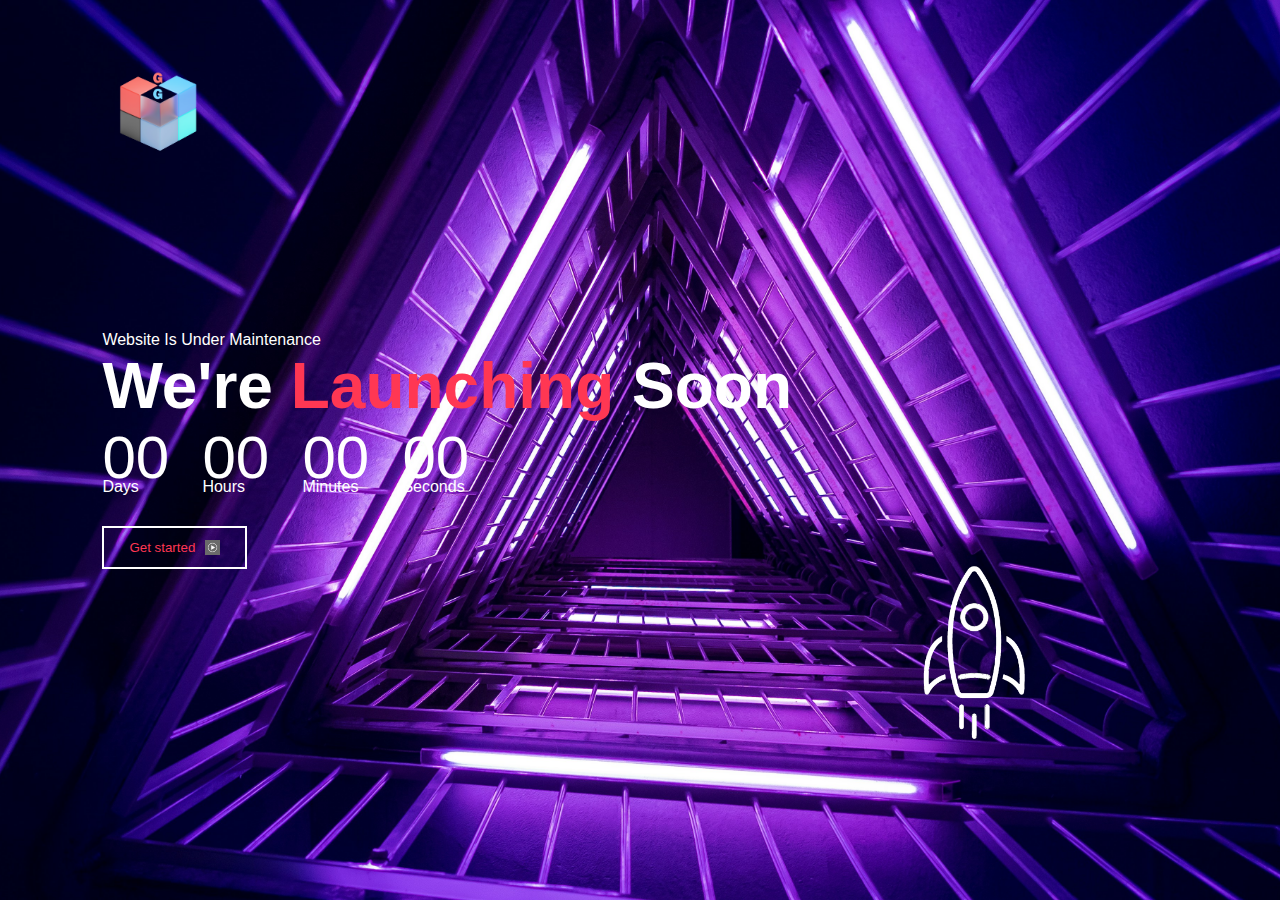
<file: index.html>
<!DOCTYPE html>
<html lang="en">
<head>
  <meta charset="UTF-8">
  <meta name="viewport" content="width=device-width, initial-scale=1.0">
  <title>Coming Soon</title>
  <link rel="stylesheet" href="style.css">
</head>
<body>

  <div class="container">
    <img src="./images/logo1.png" class="logo" alt="logo">

    <div class="content">
      <p>Website Is Under Maintenance</p>
      <h1>We're <span id="content-launch">Launching</span>  Soon</h1>
      <div class="launch-time">
        <div>
          <p id="days">00</p>
          <span id="content-span">Days</span>
        </div>

        <div>
          <p id="hours">00</p>
          <span id="content-span">Hours</span>
        </div>

        <div>
          <p id="minutes">00</p>
          <span id="content-span">Minutes</span>
        </div>

        <div>
          <p id="seconds">00</p>
          <span id="content-span">Seconds</span>
        </div>
      </div>
      <button type="button"> <a href="login.html" class="getstarted">Get started</a> <img src="./images/Untitled.png" alt=""></button>
    </div>
    <img src="./images/rocket.png" class="rocket">
  </div>
  
  <script>
    var countDownDate = new Date("March 5, 2024 00:00:00").getTime();
    var x = setInterval(function(){
      var now = new Date().getTime();
      var distance = countDownDate - now;

      var days = Math.floor(distance / (1000 * 60 * 60 * 24));
      var hours = Math.floor((distance % (1000 * 60 * 60 * 24)) / (1000 * 60 * 60));
      var minutes = Math.floor((distance % (1000 * 60 * 60)) / (1000 * 60));
      var seconds = Math.floor((distance % (1000 * 60)) / 1000);

      document.getElementById("days").innerHTML = days;
      document.getElementById("hours").innerHTML = hours;
      document.getElementById("minutes").innerHTML = minutes;
      document.getElementById("seconds").innerHTML = seconds;
      
      if(distance < 0){
        clearInterval(x);
      document.getElementById("days").innerHTML = "00";
      document.getElementById("hours").innerHTML = "00";
      document.getElementById("minutes").innerHTML = "00";
      document.getElementById("seconds").innerHTML = "00";
      }

    }, 1000);


  </script>


</body>
</html>
</file>
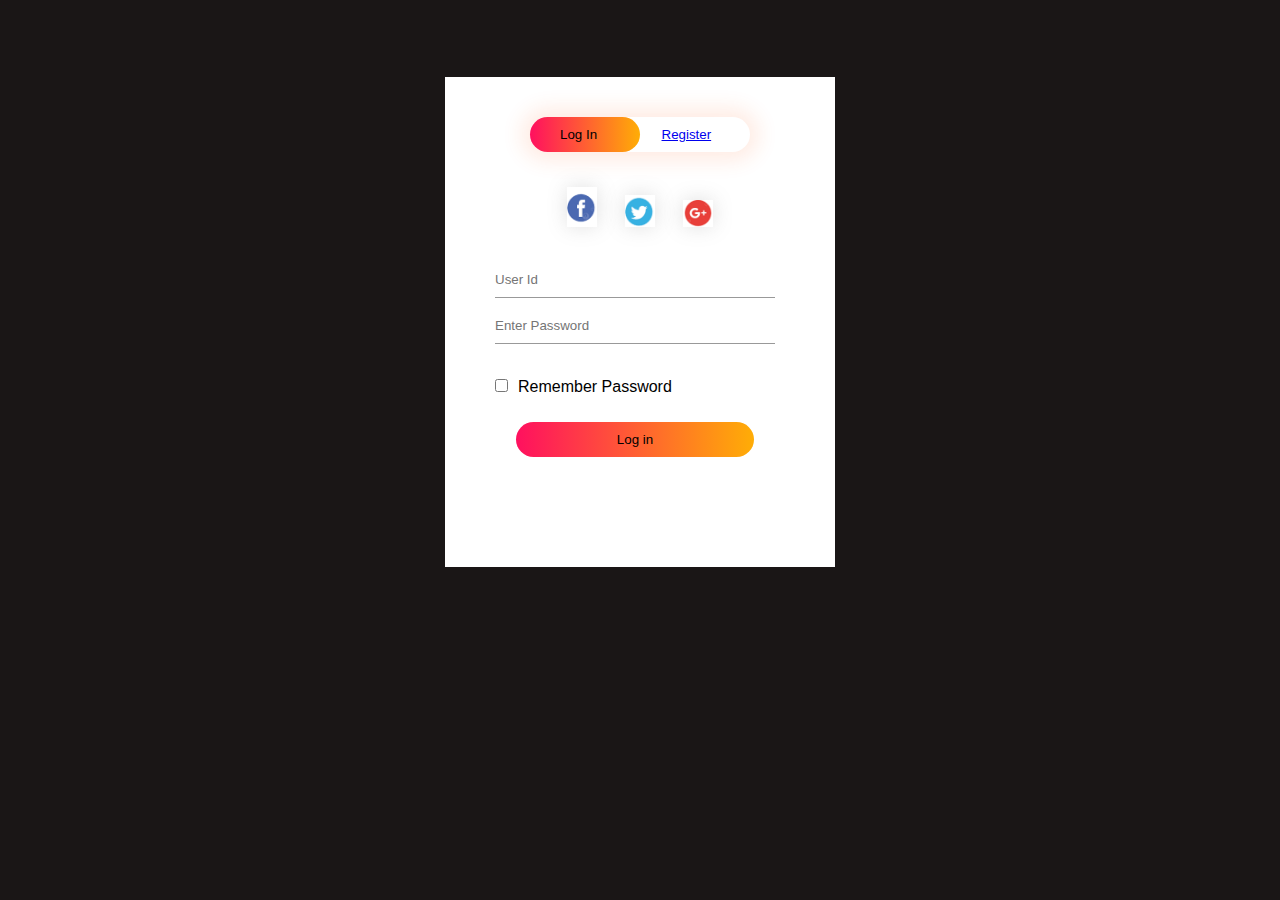
<file: login.html>
<!DOCTYPE html>
<html lang="en">
<head>
  <meta charset="UTF-8">
  <meta name="viewport" content="width=device-width, initial-scale=1.0">
  <title>Document</title>
  <link rel="stylesheet" href="style.css">
</head>
<body id="body" bgcolor="bgcolor">  
  
  <div class="hero">
    <div class="form-box">
      <div class="button-box">
        <div id="btn"></div>
        <button type="button" class="toggle-btn">Log In</button>
        <button type="button" class="toggle-btn"> <a href="register.html">Register  </a> </button>
      </div>
      <div class="social-icons">
        <img src="./images/fb.png">
        <img src="./images/twt.png">
        <img src="./images/gp.png">
      </div>
      <form id="login" class="input-group">
         <input type="text" class="input-field" placeholder="User Id" required>
         <input type="text" class="input-field" placeholder="Enter Password" required>
         <input type="checkbox" class="check-box"><span>Remember Password</span>
         <button type="submit" class="submit-btn">Log in</button>
      </form>

      <!-- <form id="register" class="input-group">
        <input type="text" class="input-field" placeholder="User Id" required>
        <input type="email" class="input-field" placeholder="Enter Email" required>
        <input type="checkbox" class="check-box"><span>I agree to terms & conditions</span>
        <button type="submit" class="submit-btn">Register</button>
     </form> -->

    </div>
 
  </div>

  <script>
    var x = document.getElementById("login")
    var x = document.getElementById("register")
    var x = document.getElementById("btn")

    function register(){
      x.style.left = "-400px";
      y.style.left= "-50px";
      z.style.left= "110px";
    }

    function login(){
      x.style.left = "50px";
      y.style.left= "450px";
      z.style.left= "0";
    }
  </script>


</body>
</html>
</file>
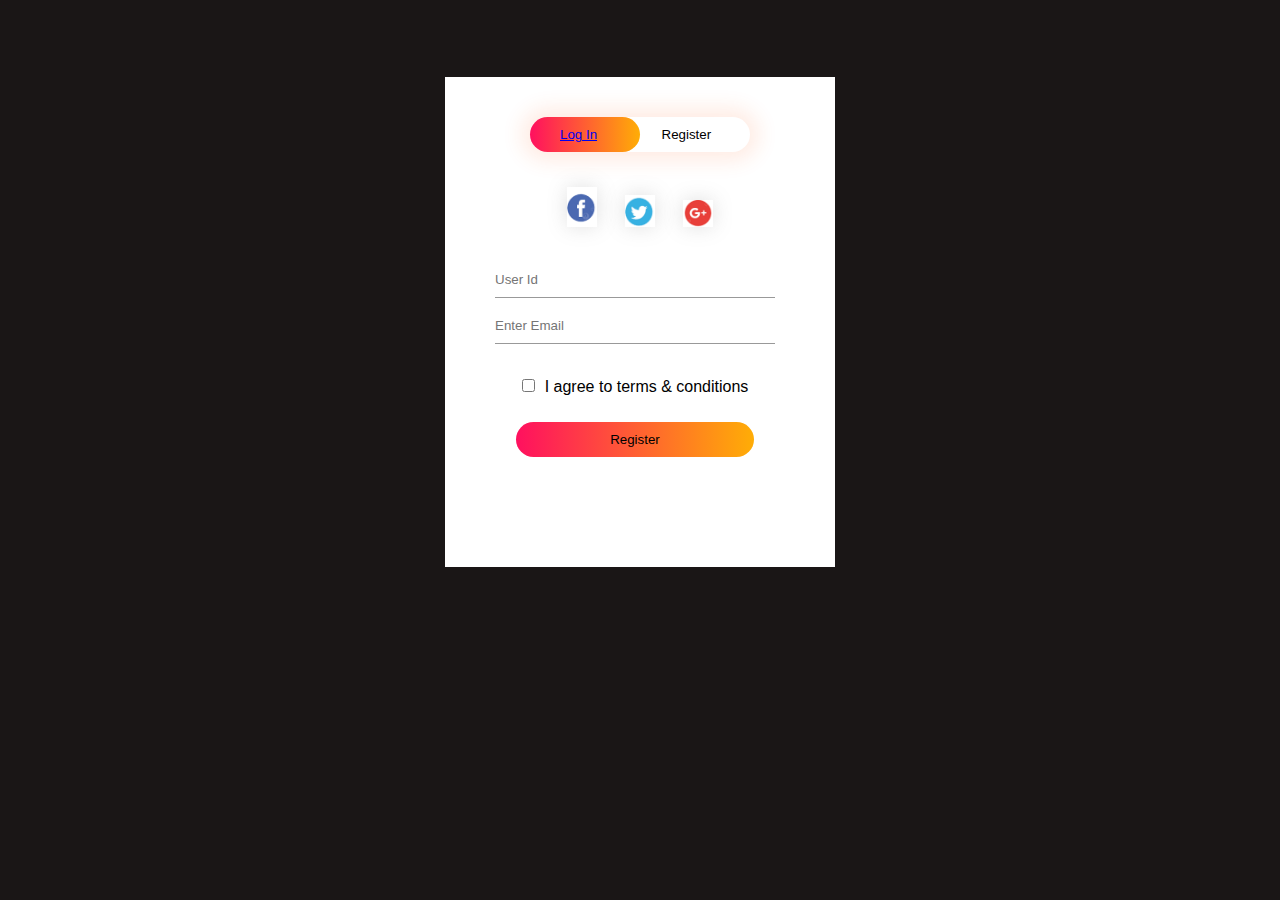
<file: register.html>
<!DOCTYPE html>
<html lang="en">
<head>
  <meta charset="UTF-8">
  <meta name="viewport" content="width=device-width, initial-scale=1.0">
  <title>Document</title>
  <link rel="stylesheet" href="style.css">
</head>
<body id="body" bgcolor="red">  
  
  <div class="hero">
    <div class="form-box">
      <div class="button-box">
        <div id="btn"></div>
        <button type="button" class="toggle-btn" onclick="login()"><a href="login.html">Log In</a></button>
        <button type="button" class="toggle-btn" onclick="register()">Register</button>
      </div>
      <div class="social-icons">
        <img src="./images/fb.png">
        <img src="./images/twt.png">
        <img src="./images/gp.png">
      <!-- </div>
      <form id="login" class="input-group">
         <input type="text" class="input-field" placeholder="User Id" required>
         <input type="text" class="input-field" placeholder="Enter Password" required>
         <input type="checkbox" class="check-box"><span>Remember Password</span>
         <button type="submit" class="submit-btn">Log in</button>
      </form> -->

      <form id="login" class="input-group">
        <input type="text" class="input-field" placeholder="User Id" required>
        <input type="email" class="input-field" placeholder="Enter Email" required>
        <input type="checkbox" class="check-box"><span>I agree to terms & conditions</span>
        <button type="submit" class="submit-btn">Register</button>
     </form>

    </div>
 
  </div>

</body>
</html>
</file>
<file: style.css>
* {
  margin: 0;
  padding: 0;
  font-family: 'Poppins', sans-serif;
}

@font-face {
  font-family: Poppins;
  src: url(./font/Poppins/Poppins-Regular.ttf) format('ttf');
}

.container {
  width: 85vw;
  height: 100vh;
  background-image: url(./images/sandro-katalina-k1bO_VTiZSs-unsplash.jpg);
  background-position: center;
  background-size: cover;
  padding: 0 8%;
  position: relative;
}

.logo {
  width: 120px;
  padding: 20px 0;
  cursor: pointer;
}

.content {
  top: 50%;
  position: absolute;
  transform: translateY(-50%);
  color: #fff;
}

.content h1 {
  font-size: 64px;
  font-weight: 600;
}

.content h1 span {
  color: #ff3753;
}

.content button {
  background: transparent;
  border: 2px solid #fff;
  padding: 12px 25px;
  color: #fff;
  display: flex;
  align-items: center;
  margin-top: 30px;
  cursor: pointer;
}

.content button img {
  width: 15px;
  margin-left: 10px;
}

.launch-time {
  display: flex;
}

.launch-time div {
  flex-basis: 100px;
}

.launch-time div p {
  font-size: 60px;
  margin-bottom: -14px;
}

.rocket {
   width: 350px;
   position: absolute;
   right: 10%;
   bottom: 0;
   animation: rocket 4s linear infinite;
}

@keyframes rocket{
    0%{
      bottom: 0;
      opacity: 0;
    }
    100%{
      bottom: 105%;
      opacity: 1;
    }
}

.getstarted {
  text-decoration: none;
  color: #ff3753;
}

.getstarted:hover {
  color: #fff;
}

.here {
  height: 100%;
  width: 100%;
  background-image: linear-gradient(rgba(0,0,0,0.4),rgba(0,0,0,0.4)),url(./images/jr-korpa-9XngoIpxcEo-unsplash.jpg);
  background-position: center;
  background-size: cover;
  position: absolute;
}

.form-box {
  width: 380px;
  height: 480px;
  position: relative;
  margin: 6% auto;
  background: #FFF;
  padding: 5px;
}

.button-box {
  width: 220px;
  margin: 35px auto;
  position: relative;
  box-shadow: 0 0 20px 9px #ff61241f;
  border-radius: 30px;
}

.toggle-btn {
  padding: 10px 30px;
  cursor: pointer;
  background: transparent;
  border: 0;
  outline: none;
  position: relative;
}

#btn {
  top: 0;
  left: 0;
  position: absolute;
  width: 110px;
  height: 100%;
  background: linear-gradient(to right, #ff105f, #ffad06);
  border-radius: 30px;
  transition: .5s;
}

.social-icons {
  margin: 30px auto;
  text-align: center;
}

.social-icons img{
  width: 30px;
  margin: 0 12px;
  box-shadow: 0 0 20px 0 #7f7f7f3d;
  cursor: pointer;
  border-radius: 0%;
}

.input-group {
  top: 180px;
  position: absolute;
  width: 280px;
  transition: .5s;
}

.input-field {
  width: 100%;
  padding: 10px 0;
  margin: 5px 0;
  border-left: 0;
  border-top: 0;
  border-right: 0;
  border-bottom: 1px solid #999;
  outline: none;
  background: transparent;
}

.submit-btn {
  width: 85%;
  padding: 10px 30px;
  cursor: pointer;
  display: block;
  margin: auto;
  background: linear-gradient(to right, #ff105f,#ffad06 );
  border: 0;
  outline: none;
  border-radius: 30px;
}

.check-box {
  margin: 30px 10px 30px 0;
  left: 12px;
}

#chech-box {
  color:  #777;
  font-size: 12px;
  bottom: 68px;
  position: absolute;
  left: 12px;
  /* line-height: 10px; */
}

#body {
  font-family: sans-serif;
  background-color: rgb(26, 22, 22);
}

#login {
  left: 50px;
}

#register {
  left: 450px;
  /* overflow: hidden; */
}
</file>
